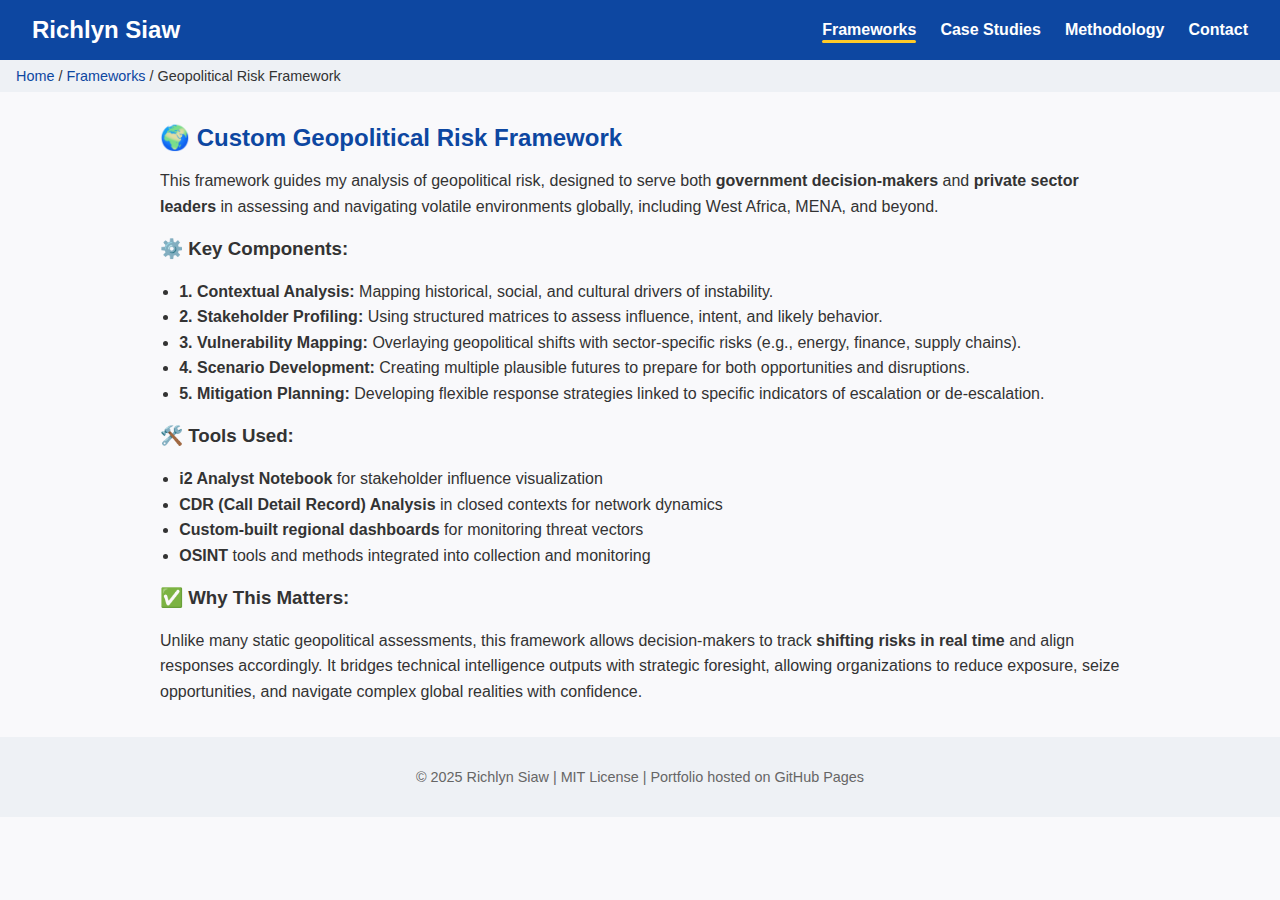
<file: frameworks/geopolitical-risk.html>
<!DOCTYPE html>
<html lang="en">
<head>
  <meta charset="UTF-8">
  <meta name="viewport" content="width=device-width, initial-scale=1.0">
  <title>Geopolitical Risk Framework | Richlyn Siaw</title>
  <style>
    body { font-family: Arial, sans-serif; margin: 0; color: #333; background: #f9f9fb; }
    header { background: #0d47a1; color: #fff; padding: 1rem 2rem; position: sticky; top: 0; z-index: 1000; display: flex; justify-content: space-between; align-items: center; }
    header h1 { margin: 0; font-size: 1.5rem; }
    nav ul { list-style: none; display: flex; gap: 1.5rem; padding: 0; margin: 0; }
    nav a { color: #fff; text-decoration: none; font-weight: bold; position: relative; }
    nav a.active::after { content: ''; display: block; width: 100%; height: 3px; background: #ffca28; position: absolute; bottom: -5px; left: 0; border-radius: 2px; }
    nav a:hover { text-decoration: underline; }

    .section { margin: 2rem auto; max-width: 960px; padding: 0 1rem; }
    h2 { color: #0d47a1; margin-bottom: 1rem; }
    p, li { line-height: 1.6; }
    ul { padding-left: 1.2rem; }

    .footer { text-align: center; padding: 2rem; font-size: 0.9rem; background: #eef1f5; margin-top: 2rem; color: #666; }

    .breadcrumb { background: #eef1f5; padding: 0.5rem 1rem; margin-bottom: 1rem; font-size: 0.9rem; }
    .breadcrumb a { color: #0d47a1; text-decoration: none; }
    .breadcrumb a:hover { text-decoration: underline; }

    @media (max-width: 768px) {
      nav ul { flex-wrap: wrap; gap: 0.75rem; justify-content: center; }
      header h1 { font-size: 1.3rem; text-align: center; width: 100%; margin-bottom: 0.5rem; }
    }
  </style>
</head>
<body>

  <header>
    <h1>Richlyn Siaw</h1>
    <nav>
      <ul>
        <li><a href="../index.html#frameworks" class="active">Frameworks</a></li>
        <li><a href="../index.html#case-studies">Case Studies</a></li>
        <li><a href="../index.html#methodology">Methodology</a></li>
        <li><a href="../index.html#contact">Contact</a></li>
      </ul>
    </nav>
  </header>

  <div class="breadcrumb">
    <a href="../index.html">Home</a> / <a href="../index.html#frameworks">Frameworks</a> / Geopolitical Risk Framework
  </div>

  <section class="section">
    <h2>🌍 Custom Geopolitical Risk Framework</h2>
    <p>This framework guides my analysis of geopolitical risk, designed to serve both <strong>government decision-makers</strong> and <strong>private sector leaders</strong> in assessing and navigating volatile environments globally, including West Africa, MENA, and beyond.</p>

    <h3>⚙️ Key Components:</h3>
    <ul>
      <li><strong>1. Contextual Analysis:</strong> Mapping historical, social, and cultural drivers of instability.</li>
      <li><strong>2. Stakeholder Profiling:</strong> Using structured matrices to assess influence, intent, and likely behavior.</li>
      <li><strong>3. Vulnerability Mapping:</strong> Overlaying geopolitical shifts with sector-specific risks (e.g., energy, finance, supply chains).</li>
      <li><strong>4. Scenario Development:</strong> Creating multiple plausible futures to prepare for both opportunities and disruptions.</li>
      <li><strong>5. Mitigation Planning:</strong> Developing flexible response strategies linked to specific indicators of escalation or de-escalation.</li>
    </ul>

    <h3>🛠️ Tools Used:</h3>
    <ul>
      <li><strong>i2 Analyst Notebook</strong> for stakeholder influence visualization</li>
      <li><strong>CDR (Call Detail Record) Analysis</strong> in closed contexts for network dynamics</li>
      <li><strong>Custom-built regional dashboards</strong> for monitoring threat vectors</li>
      <li><strong>OSINT</strong> tools and methods integrated into collection and monitoring</li>
    </ul>

    <h3>✅ Why This Matters:</h3>
    <p>Unlike many static geopolitical assessments, this framework allows decision-makers to track <strong>shifting risks in real time</strong> and align responses accordingly. It bridges technical intelligence outputs with strategic foresight, allowing organizations to reduce exposure, seize opportunities, and navigate complex global realities with confidence.</p>
  </section>

  <div class="footer">
    &copy; 2025 Richlyn Siaw | MIT License | Portfolio hosted on GitHub Pages
  </div>

</body>
</html>
</file>
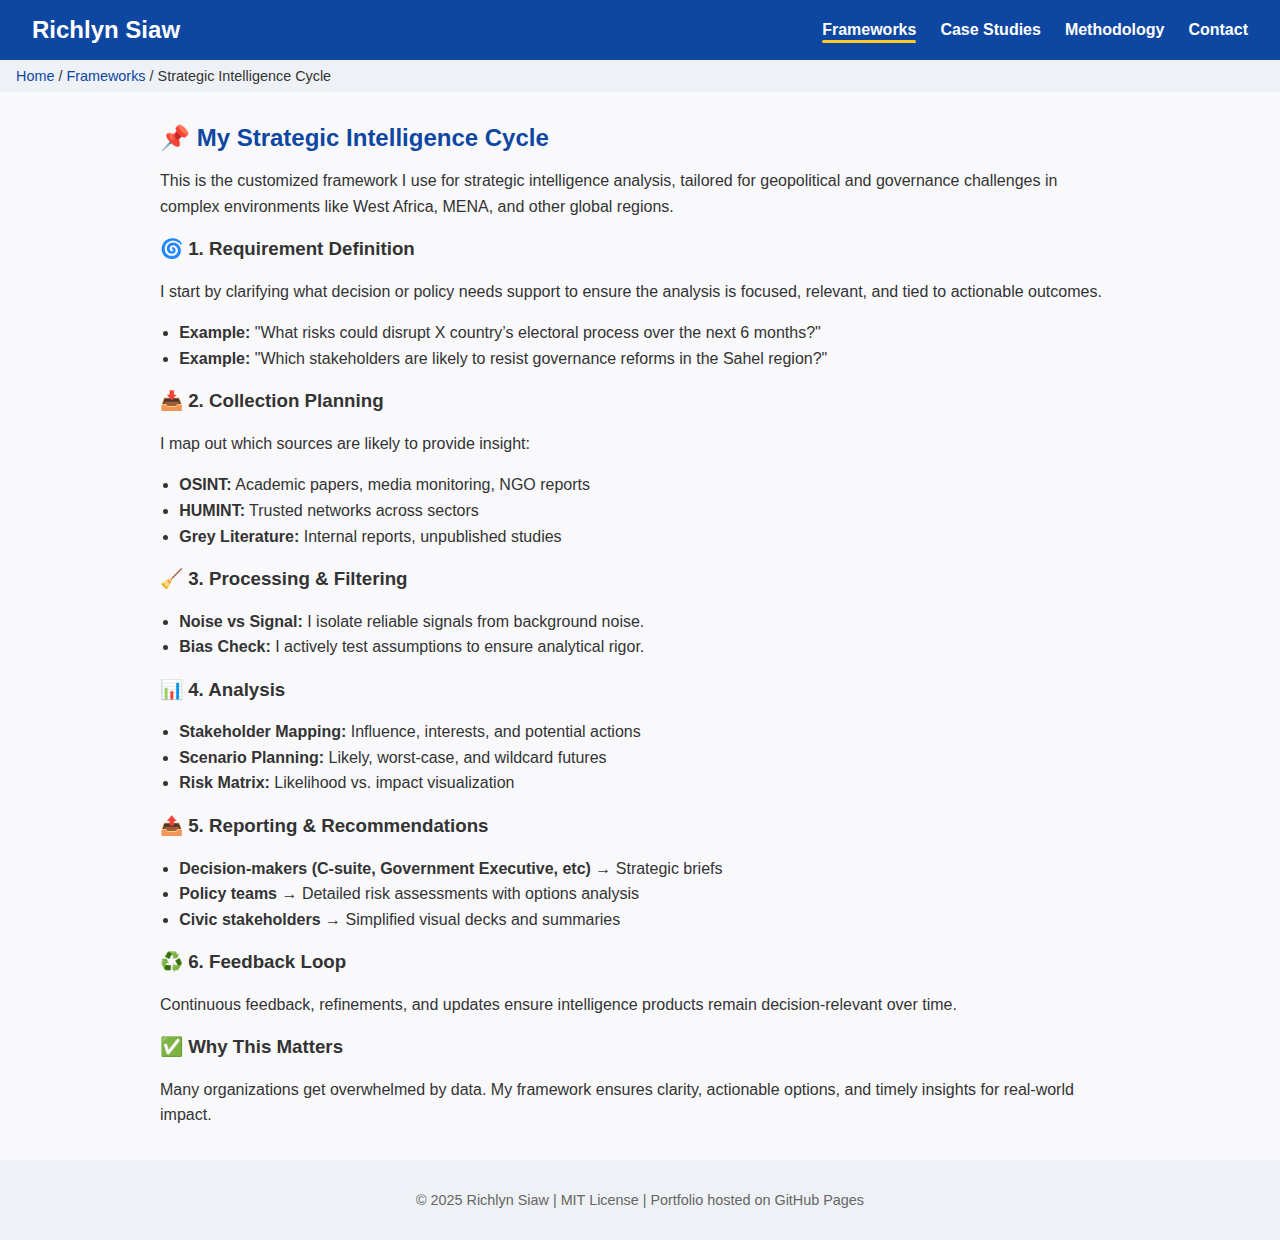
<file: frameworks/intelligence-cycle.html>
<!DOCTYPE html>
<html lang="en">
<head>
  <meta charset="UTF-8">
  <meta name="viewport" content="width=device-width, initial-scale=1.0">
  <title>Strategic Intelligence Cycle | Richlyn Siaw</title>
  <style>
    body { font-family: Arial, sans-serif; margin: 0; color: #333; background: #f9f9fb; }
    header { background: #0d47a1; color: #fff; padding: 1rem 2rem; position: sticky; top: 0; z-index: 1000; display: flex; justify-content: space-between; align-items: center; }
    header h1 { margin: 0; font-size: 1.5rem; }
    nav ul { list-style: none; display: flex; gap: 1.5rem; padding: 0; margin: 0; }
    nav a { color: #fff; text-decoration: none; font-weight: bold; position: relative; }
    nav a.active::after { content: ''; display: block; width: 100%; height: 3px; background: #ffca28; position: absolute; bottom: -5px; left: 0; border-radius: 2px; }
    nav a:hover { text-decoration: underline; }

    .section { margin: 2rem auto; max-width: 960px; padding: 0 1rem; }
    h2 { color: #0d47a1; margin-bottom: 1rem; }
    p, li { line-height: 1.6; }
    ul { padding-left: 1.2rem; }

    .footer { text-align: center; padding: 2rem; font-size: 0.9rem; background: #eef1f5; margin-top: 2rem; color: #666; }

    .breadcrumb { background: #eef1f5; padding: 0.5rem 1rem; margin-bottom: 1rem; font-size: 0.9rem; }
    .breadcrumb a { color: #0d47a1; text-decoration: none; }
    .breadcrumb a:hover { text-decoration: underline; }

    @media (max-width: 768px) {
      nav ul { flex-wrap: wrap; gap: 0.75rem; justify-content: center; }
      header h1 { font-size: 1.3rem; text-align: center; width: 100%; margin-bottom: 0.5rem; }
    }
  </style>
</head>
<body>

  <header>
    <h1>Richlyn Siaw</h1>
    <nav>
      <ul>
        <li><a href="../index.html#frameworks" class="active">Frameworks</a></li>
        <li><a href="../index.html#case-studies">Case Studies</a></li>
        <li><a href="../index.html#methodology">Methodology</a></li>
        <li><a href="../index.html#contact">Contact</a></li>
      </ul>
    </nav>
  </header>

  <div class="breadcrumb">
    <a href="../index.html">Home</a> / <a href="../index.html#frameworks">Frameworks</a> / Strategic Intelligence Cycle
  </div>

  <section class="section">
    <h2>📌 My Strategic Intelligence Cycle</h2>
    <p>This is the customized framework I use for strategic intelligence analysis, tailored for geopolitical and governance challenges in complex environments like West Africa, MENA, and other global regions.</p>

    <h3>🌀 1. Requirement Definition</h3>
    <p>I start by clarifying what decision or policy needs support to ensure the analysis is focused, relevant, and tied to actionable outcomes.</p>
    <ul>
      <li><strong>Example:</strong> "What risks could disrupt X country’s electoral process over the next 6 months?"</li>
      <li><strong>Example:</strong> "Which stakeholders are likely to resist governance reforms in the Sahel region?"</li>
    </ul>

    <h3>📥 2. Collection Planning</h3>
    <p>I map out which sources are likely to provide insight:</p>
    <ul>
      <li><strong>OSINT:</strong> Academic papers, media monitoring, NGO reports</li>
      <li><strong>HUMINT:</strong> Trusted networks across sectors</li>
      <li><strong>Grey Literature:</strong> Internal reports, unpublished studies</li>
    </ul>

    <h3>🧹 3. Processing & Filtering</h3>
    <ul>
      <li><strong>Noise vs Signal:</strong> I isolate reliable signals from background noise.</li>
      <li><strong>Bias Check:</strong> I actively test assumptions to ensure analytical rigor.</li>
    </ul>

    <h3>📊 4. Analysis</h3>
    <ul>
      <li><strong>Stakeholder Mapping:</strong> Influence, interests, and potential actions</li>
      <li><strong>Scenario Planning:</strong> Likely, worst-case, and wildcard futures</li>
      <li><strong>Risk Matrix:</strong> Likelihood vs. impact visualization</li>
    </ul>

    <h3>📤 5. Reporting & Recommendations</h3>
    <ul>
      <li><strong>Decision-makers (C-suite, Government Executive, etc) →</strong> Strategic briefs</li>
      <li><strong>Policy teams →</strong> Detailed risk assessments with options analysis</li>
      <li><strong>Civic stakeholders →</strong> Simplified visual decks and summaries</li>
    </ul>

    <h3>♻️ 6. Feedback Loop</h3>
    <p>Continuous feedback, refinements, and updates ensure intelligence products remain decision-relevant over time.</p>

    <h3>✅ Why This Matters</h3>
    <p>Many organizations get overwhelmed by data. My framework ensures clarity, actionable options, and timely insights for real-world impact.</p>
  </section>

  <div class="footer">
    &copy; 2025 Richlyn Siaw | MIT License | Portfolio hosted on GitHub Pages
  </div>

</body>
</html>
</file>
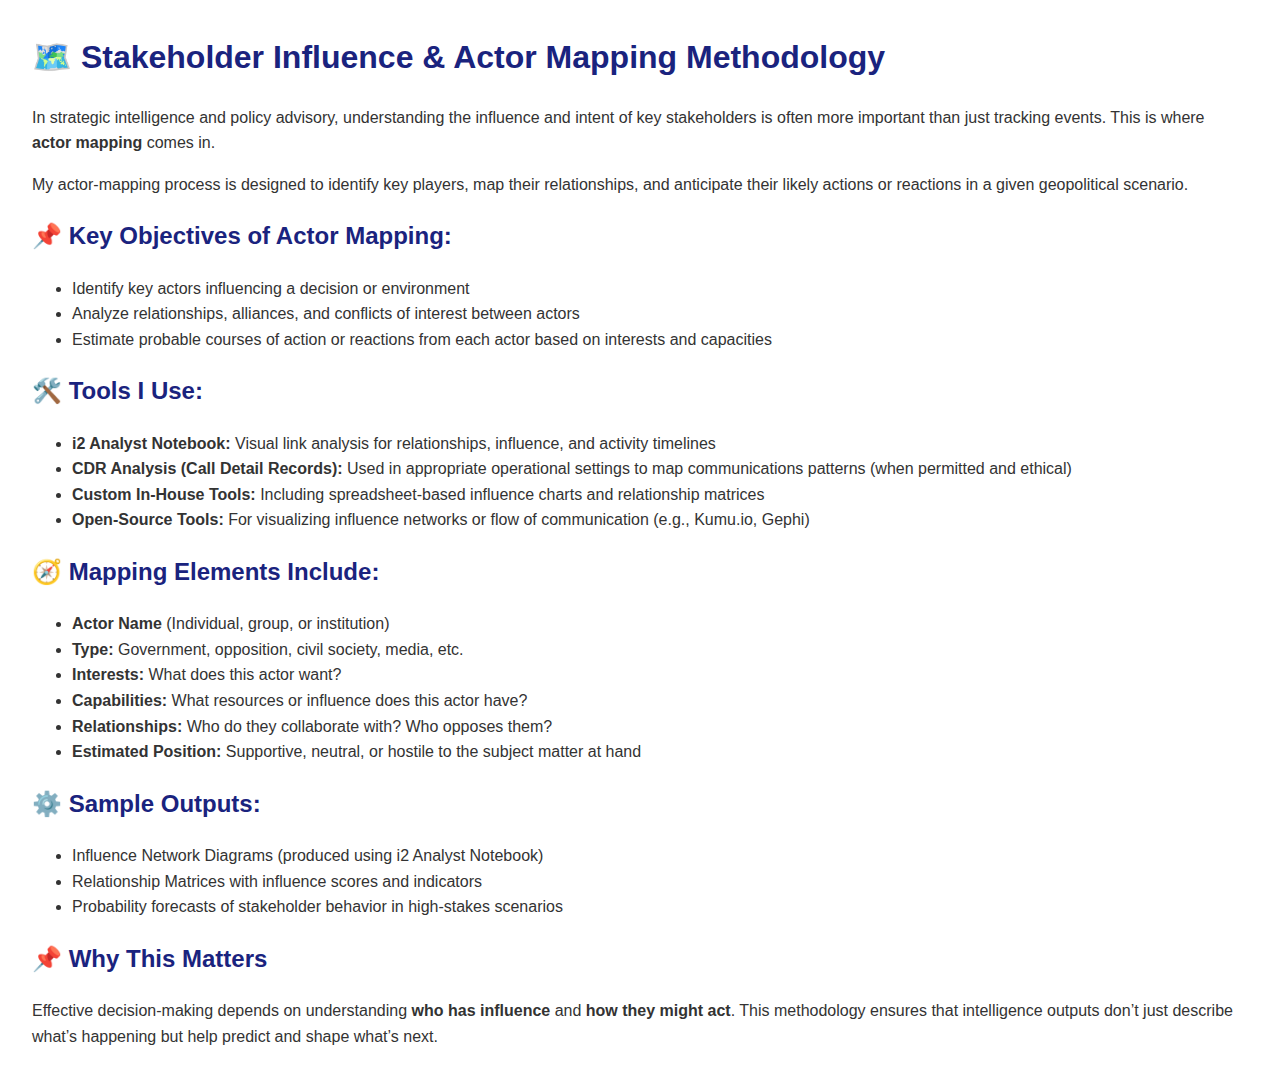
<file: methodology/actor-mapping.html>
<!DOCTYPE html>
<html lang="en">
<head>
  <meta charset="UTF-8">
  <meta name="viewport" content="width=device-width, initial-scale=1.0">
  <title>Stakeholder Influence & Actor Mapping Methodology</title>
  <style>
    body { font-family: Arial, sans-serif; margin: 2rem; line-height: 1.6; color: #333; }
    h1, h2, h3 { color: #1a237e; }
    ul { margin-top: 0; }
    .highlight { color: #0d47a1; font-weight: bold; }
  </style>
</head>
<body>

  <h1>🗺️ Stakeholder Influence & Actor Mapping Methodology</h1>

  <p>In strategic intelligence and policy advisory, understanding the influence and intent of key stakeholders is often more important than just tracking events. This is where <strong>actor mapping</strong> comes in.</p>

  <p>My actor-mapping process is designed to identify key players, map their relationships, and anticipate their likely actions or reactions in a given geopolitical scenario.</p>

  <h2>📌 Key Objectives of Actor Mapping:</h2>
  <ul>
    <li>Identify key actors influencing a decision or environment</li>
    <li>Analyze relationships, alliances, and conflicts of interest between actors</li>
    <li>Estimate probable courses of action or reactions from each actor based on interests and capacities</li>
  </ul>

  <h2>🛠️ Tools I Use:</h2>
  <ul>
    <li><strong>i2 Analyst Notebook:</strong> Visual link analysis for relationships, influence, and activity timelines</li>
    <li><strong>CDR Analysis (Call Detail Records):</strong> Used in appropriate operational settings to map communications patterns (when permitted and ethical)</li>
    <li><strong>Custom In-House Tools:</strong> Including spreadsheet-based influence charts and relationship matrices</li>
    <li><strong>Open-Source Tools:</strong> For visualizing influence networks or flow of communication (e.g., Kumu.io, Gephi)</li>
  </ul>

  <h2>🧭 Mapping Elements Include:</h2>
  <ul>
    <li><strong>Actor Name</strong> (Individual, group, or institution)</li>
    <li><strong>Type:</strong> Government, opposition, civil society, media, etc.</li>
    <li><strong>Interests:</strong> What does this actor want?</li>
    <li><strong>Capabilities:</strong> What resources or influence does this actor have?</li>
    <li><strong>Relationships:</strong> Who do they collaborate with? Who opposes them?</li>
    <li><strong>Estimated Position:</strong> Supportive, neutral, or hostile to the subject matter at hand</li>
  </ul>

  <h2>⚙️ Sample Outputs:</h2>
  <ul>
    <li>Influence Network Diagrams (produced using i2 Analyst Notebook)</li>
    <li>Relationship Matrices with influence scores and indicators</li>
    <li>Probability forecasts of stakeholder behavior in high-stakes scenarios</li>
  </ul>

  <h2>📌 Why This Matters</h2>
  <p>Effective decision-making depends on understanding <strong>who has influence</strong> and <strong>how they might act</strong>. This methodology ensures that intelligence outputs don’t just describe what’s happening but help predict and shape what’s next.</p>

</body>
</html>
</file>
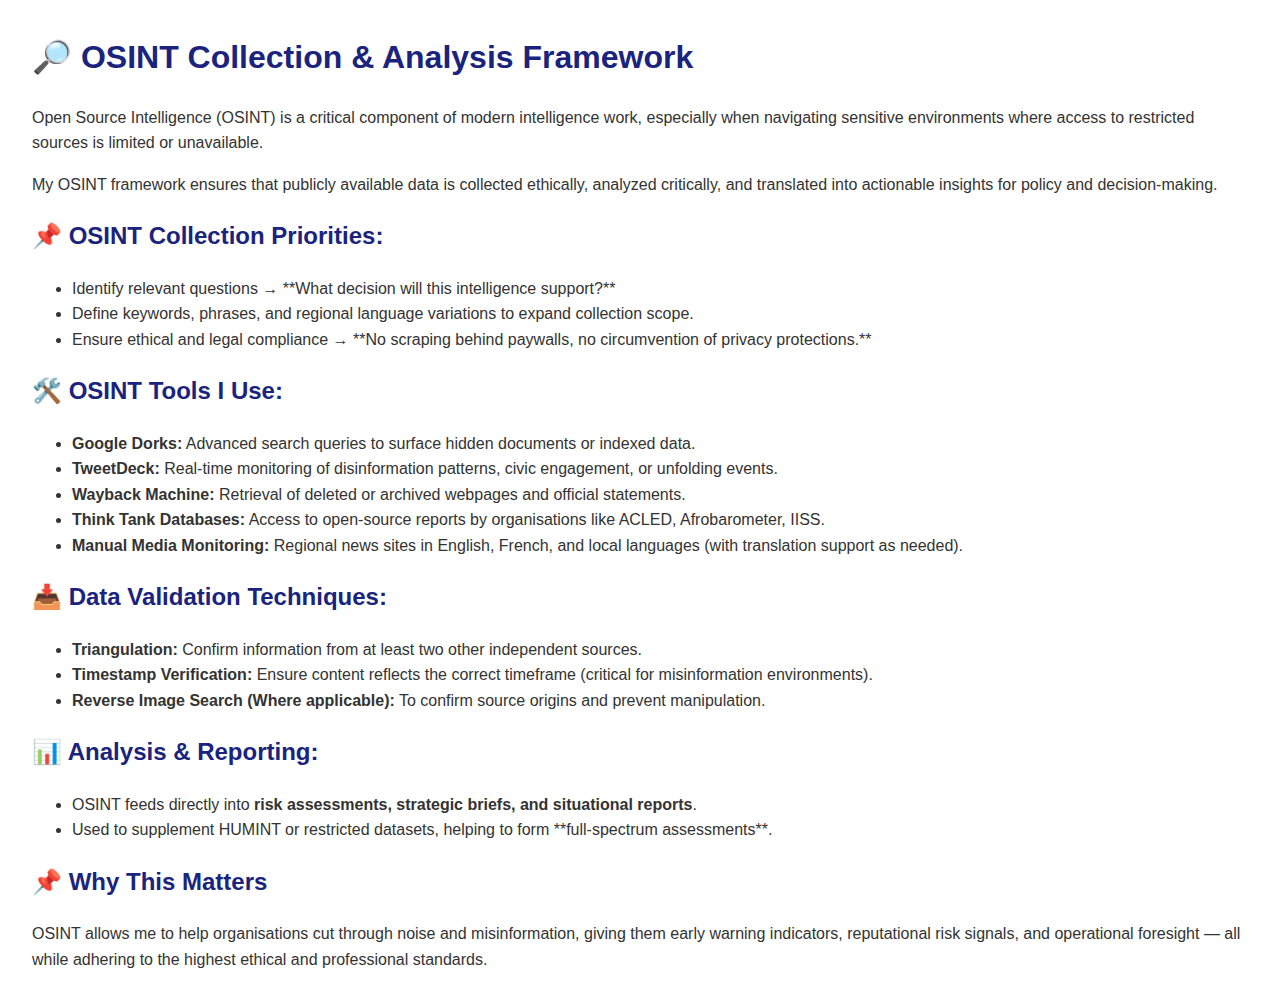
<file: methodology/OSINT-framework.html>
<!DOCTYPE html>
<html lang="en">
<head>
  <meta charset="UTF-8">
  <meta name="viewport" content="width=device-width, initial-scale=1.0">
  <title>OSINT Collection & Analysis Framework</title>
  <style>
    body { font-family: Arial, sans-serif; margin: 2rem; line-height: 1.6; color: #333; }
    h1, h2, h3 { color: #1a237e; }
    ul { margin-top: 0; }
    .highlight { color: #0d47a1; font-weight: bold; }
  </style>
</head>
<body>

  <h1>🔎 OSINT Collection & Analysis Framework</h1>

  <p>Open Source Intelligence (OSINT) is a critical component of modern intelligence work, especially when navigating sensitive environments where access to restricted sources is limited or unavailable.</p>

  <p>My OSINT framework ensures that publicly available data is collected ethically, analyzed critically, and translated into actionable insights for policy and decision-making.</p>

  <h2>📌 OSINT Collection Priorities:</h2>
  <ul>
    <li>Identify relevant questions → **What decision will this intelligence support?**</li>
    <li>Define keywords, phrases, and regional language variations to expand collection scope.</li>
    <li>Ensure ethical and legal compliance → **No scraping behind paywalls, no circumvention of privacy protections.**</li>
  </ul>

  <h2>🛠️ OSINT Tools I Use:</h2>
  <ul>
    <li><strong>Google Dorks:</strong> Advanced search queries to surface hidden documents or indexed data.</li>
    <li><strong>TweetDeck:</strong> Real-time monitoring of disinformation patterns, civic engagement, or unfolding events.</li>
    <li><strong>Wayback Machine:</strong> Retrieval of deleted or archived webpages and official statements.</li>
    <li><strong>Think Tank Databases:</strong> Access to open-source reports by organisations like ACLED, Afrobarometer, IISS.</li>
    <li><strong>Manual Media Monitoring:</strong> Regional news sites in English, French, and local languages (with translation support as needed).</li>
  </ul>

  <h2>📥 Data Validation Techniques:</h2>
  <ul>
    <li><strong>Triangulation:</strong> Confirm information from at least two other independent sources.</li>
    <li><strong>Timestamp Verification:</strong> Ensure content reflects the correct timeframe (critical for misinformation environments).</li>
    <li><strong>Reverse Image Search (Where applicable):</strong> To confirm source origins and prevent manipulation.</li>
  </ul>

  <h2>📊 Analysis & Reporting:</h2>
  <ul>
    <li>OSINT feeds directly into <strong>risk assessments, strategic briefs, and situational reports</strong>.</li>
    <li>Used to supplement HUMINT or restricted datasets, helping to form **full-spectrum assessments**.</li>
  </ul>

  <h2>📌 Why This Matters</h2>
  <p>OSINT allows me to help organisations cut through noise and misinformation, giving them early warning indicators, reputational risk signals, and operational foresight — all while adhering to the highest ethical and professional standards.</p>

</body>
</html>
</file>
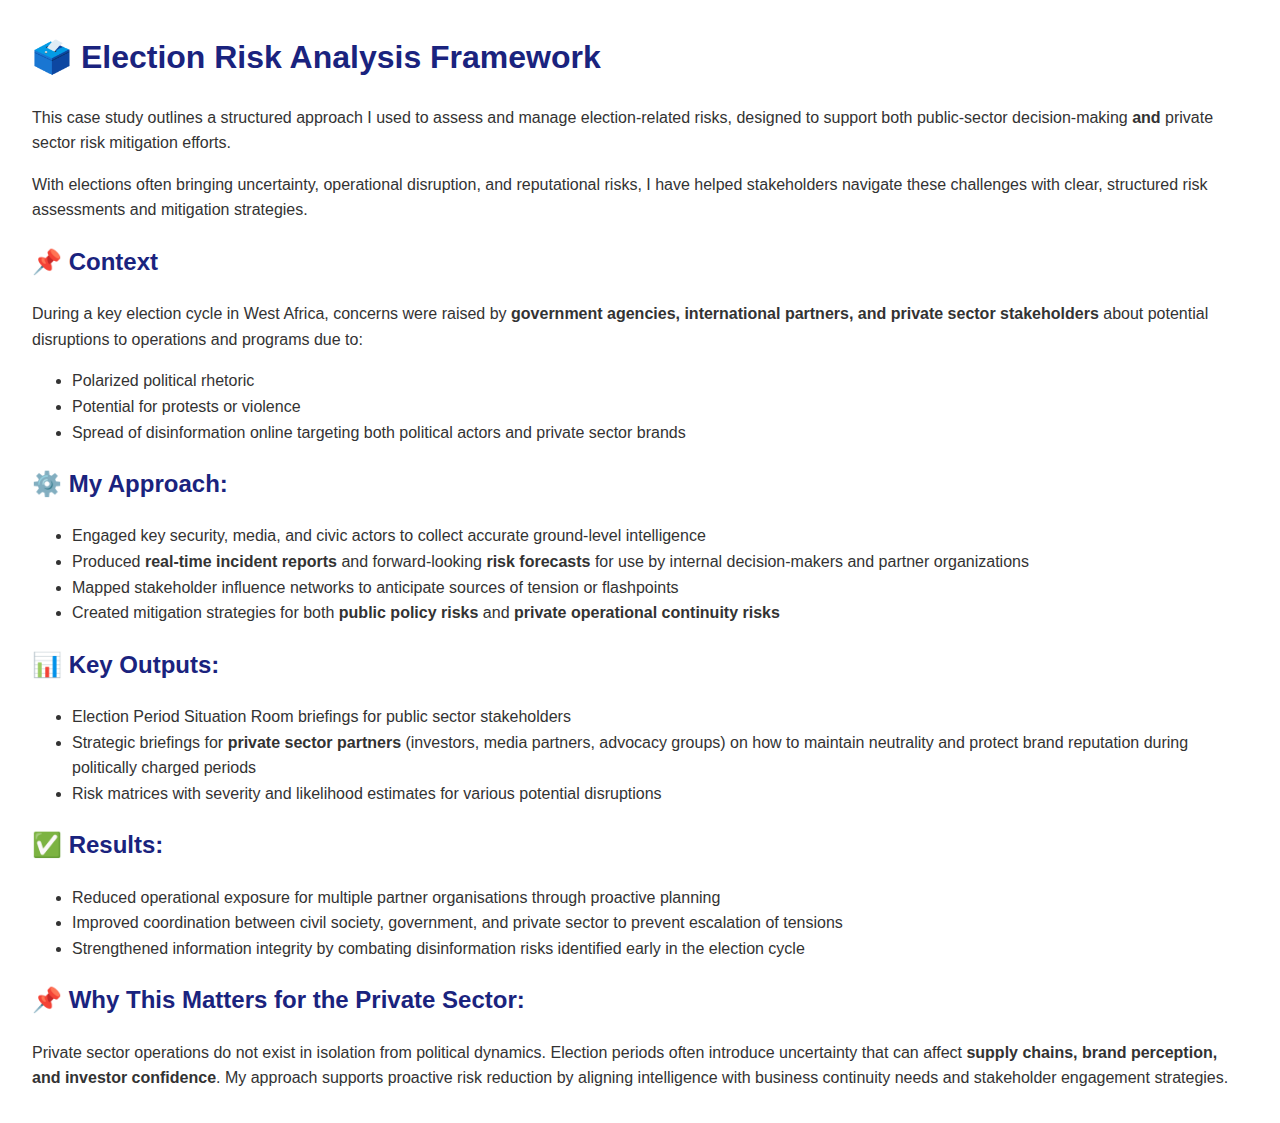
<file: methodology/case-studies/election-risk.html>
<!DOCTYPE html>
<html lang="en">
<head>
  <meta charset="UTF-8">
  <meta name="viewport" content="width=device-width, initial-scale=1.0">
  <title>Election Risk Analysis Framework</title>
  <style>
    body { font-family: Arial, sans-serif; margin: 2rem; line-height: 1.6; color: #333; }
    h1, h2, h3 { color: #1a237e; }
    ul { margin-top: 0; }
    .highlight { color: #0d47a1; font-weight: bold; }
  </style>
</head>
<body>

  <h1>🗳️ Election Risk Analysis Framework</h1>

  <p>This case study outlines a structured approach I used to assess and manage election-related risks, designed to support both public-sector decision-making <strong>and</strong> private sector risk mitigation efforts.</p>

  <p>With elections often bringing uncertainty, operational disruption, and reputational risks, I have helped stakeholders navigate these challenges with clear, structured risk assessments and mitigation strategies.</p>

  <h2>📌 Context</h2>
  <p>During a key election cycle in West Africa, concerns were raised by <strong>government agencies, international partners, and private sector stakeholders</strong> about potential disruptions to operations and programs due to:</p>
  <ul>
    <li>Polarized political rhetoric</li>
    <li>Potential for protests or violence</li>
    <li>Spread of disinformation online targeting both political actors and private sector brands</li>
  </ul>

  <h2>⚙️ My Approach:</h2>
  <ul>
    <li>Engaged key security, media, and civic actors to collect accurate ground-level intelligence</li>
    <li>Produced <strong>real-time incident reports</strong> and forward-looking <strong>risk forecasts</strong> for use by internal decision-makers and partner organizations</li>
    <li>Mapped stakeholder influence networks to anticipate sources of tension or flashpoints</li>
    <li>Created mitigation strategies for both <strong>public policy risks</strong> and <strong>private operational continuity risks</strong></li>
  </ul>

  <h2>📊 Key Outputs:</h2>
  <ul>
    <li>Election Period Situation Room briefings for public sector stakeholders</li>
    <li>Strategic briefings for <strong>private sector partners</strong> (investors, media partners, advocacy groups) on how to maintain neutrality and protect brand reputation during politically charged periods</li>
    <li>Risk matrices with severity and likelihood estimates for various potential disruptions</li>
  </ul>

  <h2>✅ Results:</h2>
  <ul>
    <li>Reduced operational exposure for multiple partner organisations through proactive planning</li>
    <li>Improved coordination between civil society, government, and private sector to prevent escalation of tensions</li>
    <li>Strengthened information integrity by combating disinformation risks identified early in the election cycle</li>
  </ul>

  <h2>📌 Why This Matters for the Private Sector:</h2>
  <p>Private sector operations do not exist in isolation from political dynamics. Election periods often introduce uncertainty that can affect <strong>supply chains, brand perception, and investor confidence</strong>. My approach supports proactive risk reduction by aligning intelligence with business continuity needs and stakeholder engagement strategies.</p>

</body>
</html>
</file>
